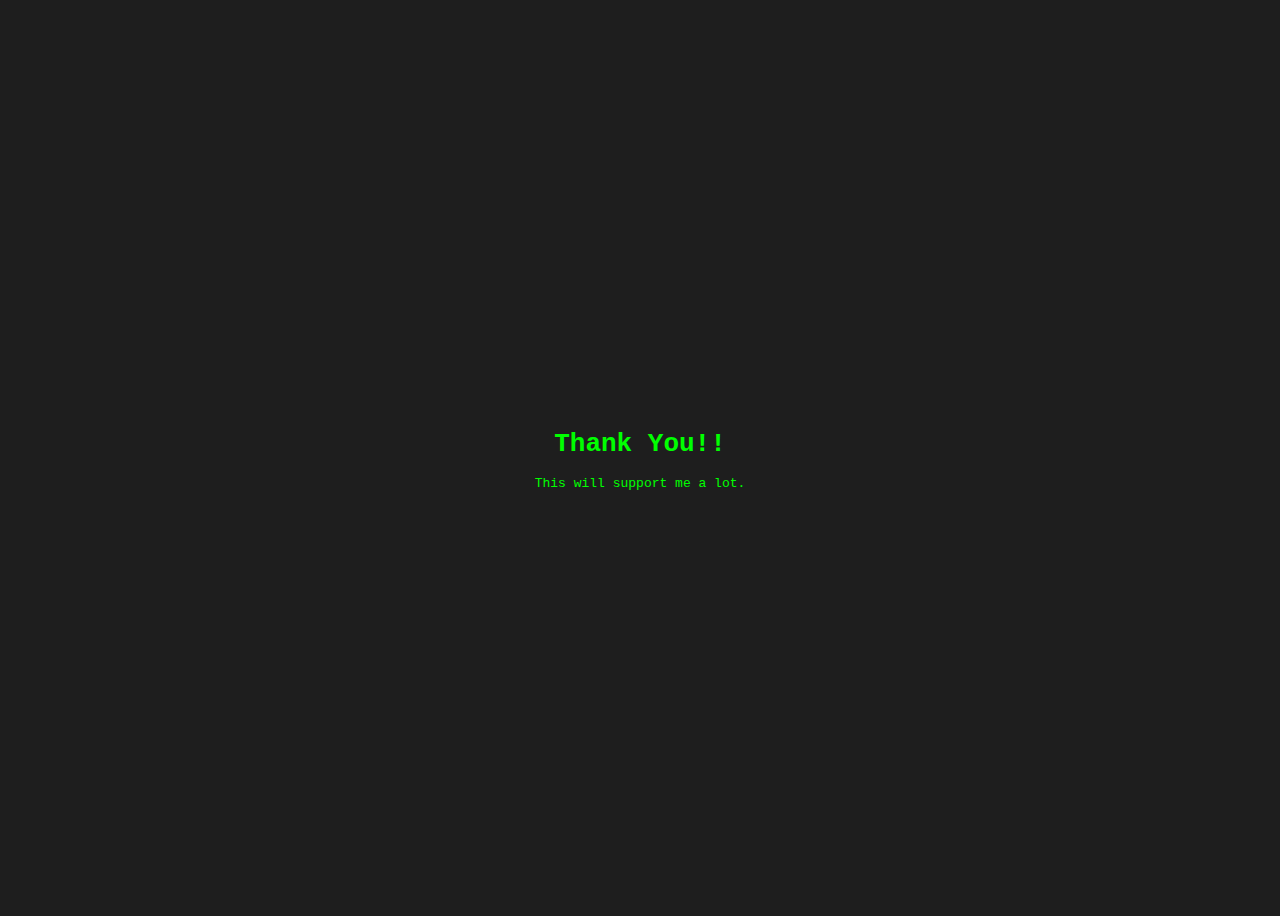
<file: thankyou.html>
<!DOCTYPE html>
<html lang="en">
<head>
  <meta charset="UTF-8">
  <meta name="viewport" content="width=device-width, initial-scale=1.0">
  <title>EzInstall</title>
  <link rel="stylesheet" href="css/thankyou.css">
</head>
<body>
  <div class="thankyou">
    <h1>Thank You!!</h1>
    <p>This will support me a lot.</p>
  </div>
</body>
</html>
</file>
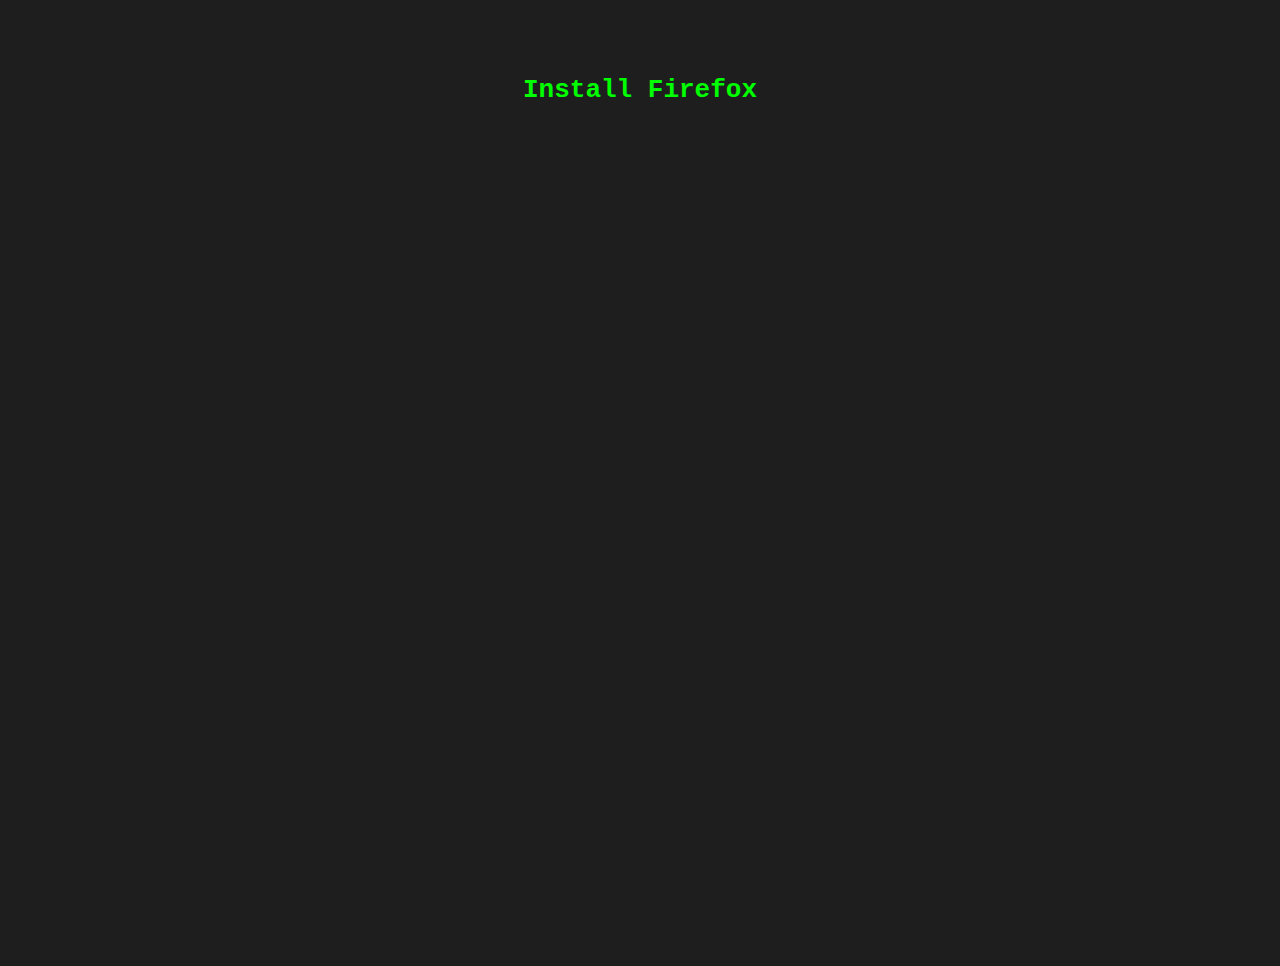
<file: apps/firefox.html>
<!DOCTYPE html>
<html lang="en">
<head>
  <meta charset="UTF-8">
  <meta name="viewport" content="width=device-width, initial-scale=1.0">
  <title>EzInstall</title>
  <link rel="stylesheet" href="css/index.css">
</head>
<body>
  
  <h1>Install Firefox</h1>
  
<div class="box">

</div>

  
  <script src="js/script.js"></script>
  <script>
    gen(h,h,h)
  </script>
</body>
</html>
</file>
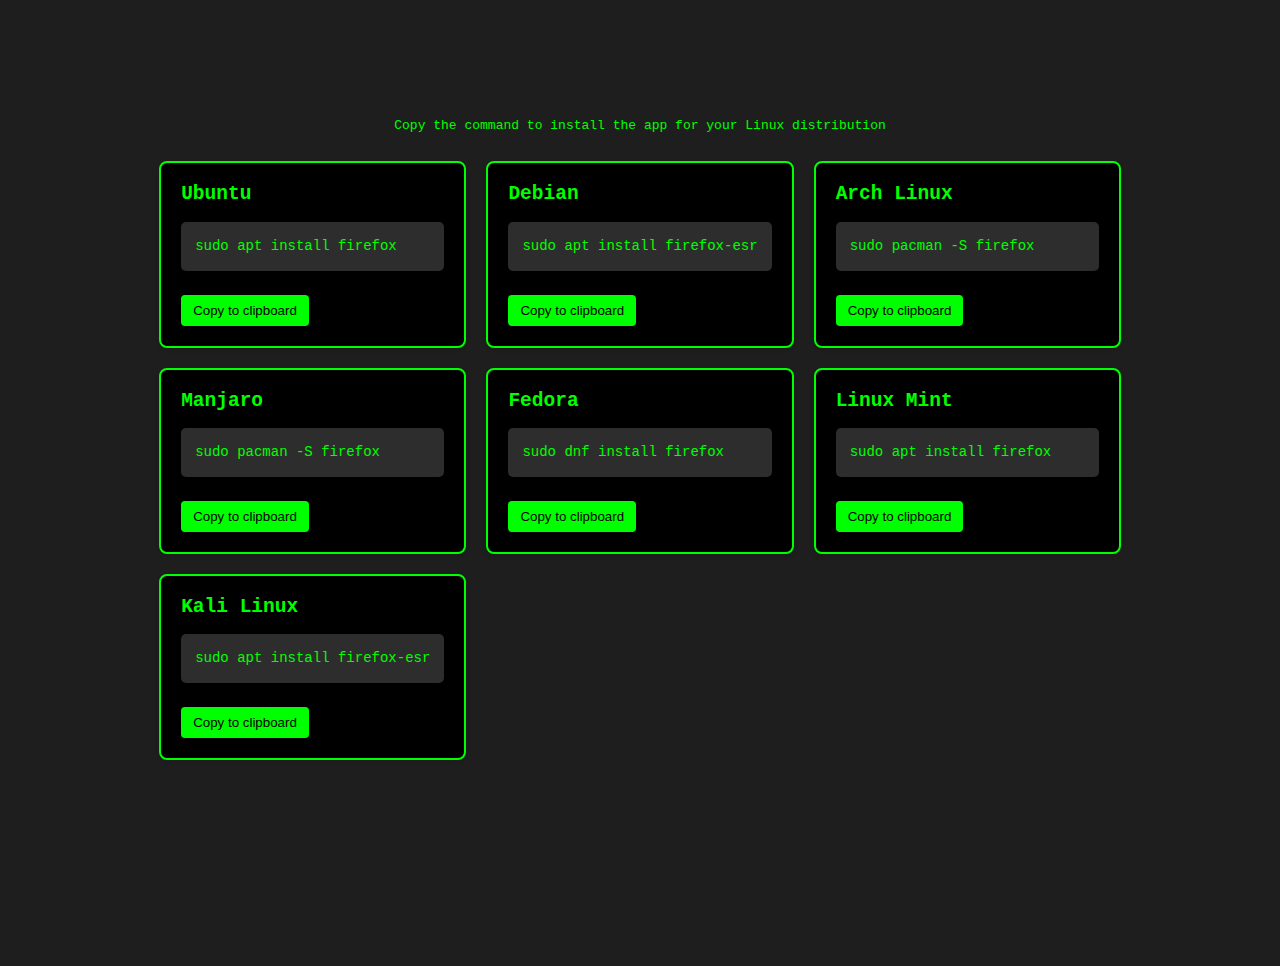
<file: apps/installer.html>
<!DOCTYPE html>
<html lang="en">
<head>
  <meta charset="UTF-8">
  <meta name="viewport" content="width=device-width, initial-scale=1.0">
  <title>EzInstall</title>
  <link rel="stylesheet" href="css/index.css">
  <script src="js/script.js"></script>
</head>
<body>
  <h1 id="title"></h1>
  <p>Copy the command to install the app for your Linux distribution</p>
  <br>
  
  <div id="box" class="box"></div>

</body>
</html>
</file>
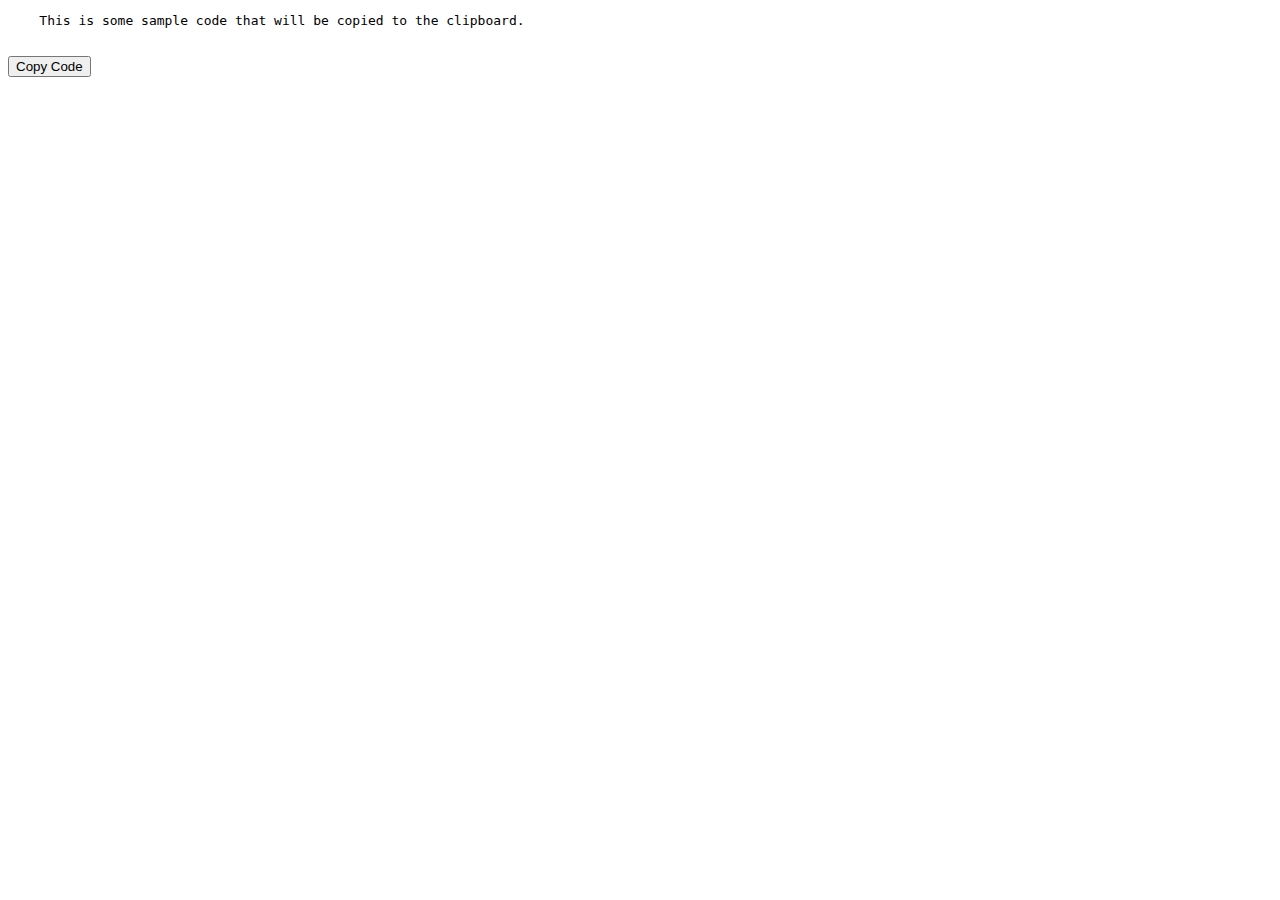
<file: apps/Test.html>
<!DOCTYPE html>
<html>
<head>
  <title>Copy Code Example</title>
</head>
<body>

  <pre id="code">
    This is some sample code that will be copied to the clipboard.
  </pre>

  <button onclick="copycode()">Copy Code</button>

  <script>
    const code = document.getElementById("code").innerText;

    function copycode(){
      navigator.clipboard.writeText(code);
      alert("Code is copy!");
    }
  </script>

</body>
</html>
</file>
<file: css/thankyou.css>
body {
      background-color: #1e1e1e; /* Linux terminal dark */
      color: #00ff00; /* Green text like terminal */
      font-family: monospace;
      display: flex;
      flex-direction: column;
      align-items: center;
      justify-content: center;
      text-align: center;
      min-height: 100vh;
    }
</file>
<file: apps/css/index.css>
body {
      background-color: #1e1e1e; /* Linux terminal dark */
      color: #00ff00; /* Green text like terminal */
      font-family: monospace;
      display: flex;
      flex-direction: column;
      align-items: center;
      justify-content: flex-start;
      min-height: 100vh;
      padding-top: 50px;
}

h1 {
  text-align: center;
  margin-bottom: 30px;
}

.box {
  display: grid;
  grid-template-columns: repeat(auto-fit, minmax(250px, 1fr));
  gap: 20px;
  max-width: 1000px;
  margin: 0 auto;
}

.box > div {
  background-color: #000000;
  color: 00ff00;
  border: 2px solid #00ff00;
  padding: 20px;
  border-radius: 5px;
  border-radius: 8px;
  box-shadow: 0 2px 4px rgba(0,0,0,0.1);
}

h2 {
  margin-top: 0;
}

button {
  margin-top: 10px;
  padding: 8px 12px;
  border: none;
  border-radius: 4px;
  background-color: #00ff00;
  color: rgb(0, 0, 0);
  cursor: pointer;
  transition: background-color 0.3s ease;
}

button:hover {
  background-color: #00a700;
}

.codeblock {
  background-color: #2d2d2d;       /* Light gray background */
  font-family: 'Courier New', monospace;  /* Monospaced font */
  font-size: 14px;
  line-height: 1.5;
  padding: 1em;
  border-radius: 5px;              /* Rounded corners */
  overflow-x: auto;                /* Horizontal scroll for long lines */
  white-space: pre;                /* Preserve formatting */
  margin: 1em 0;
}
</file>
